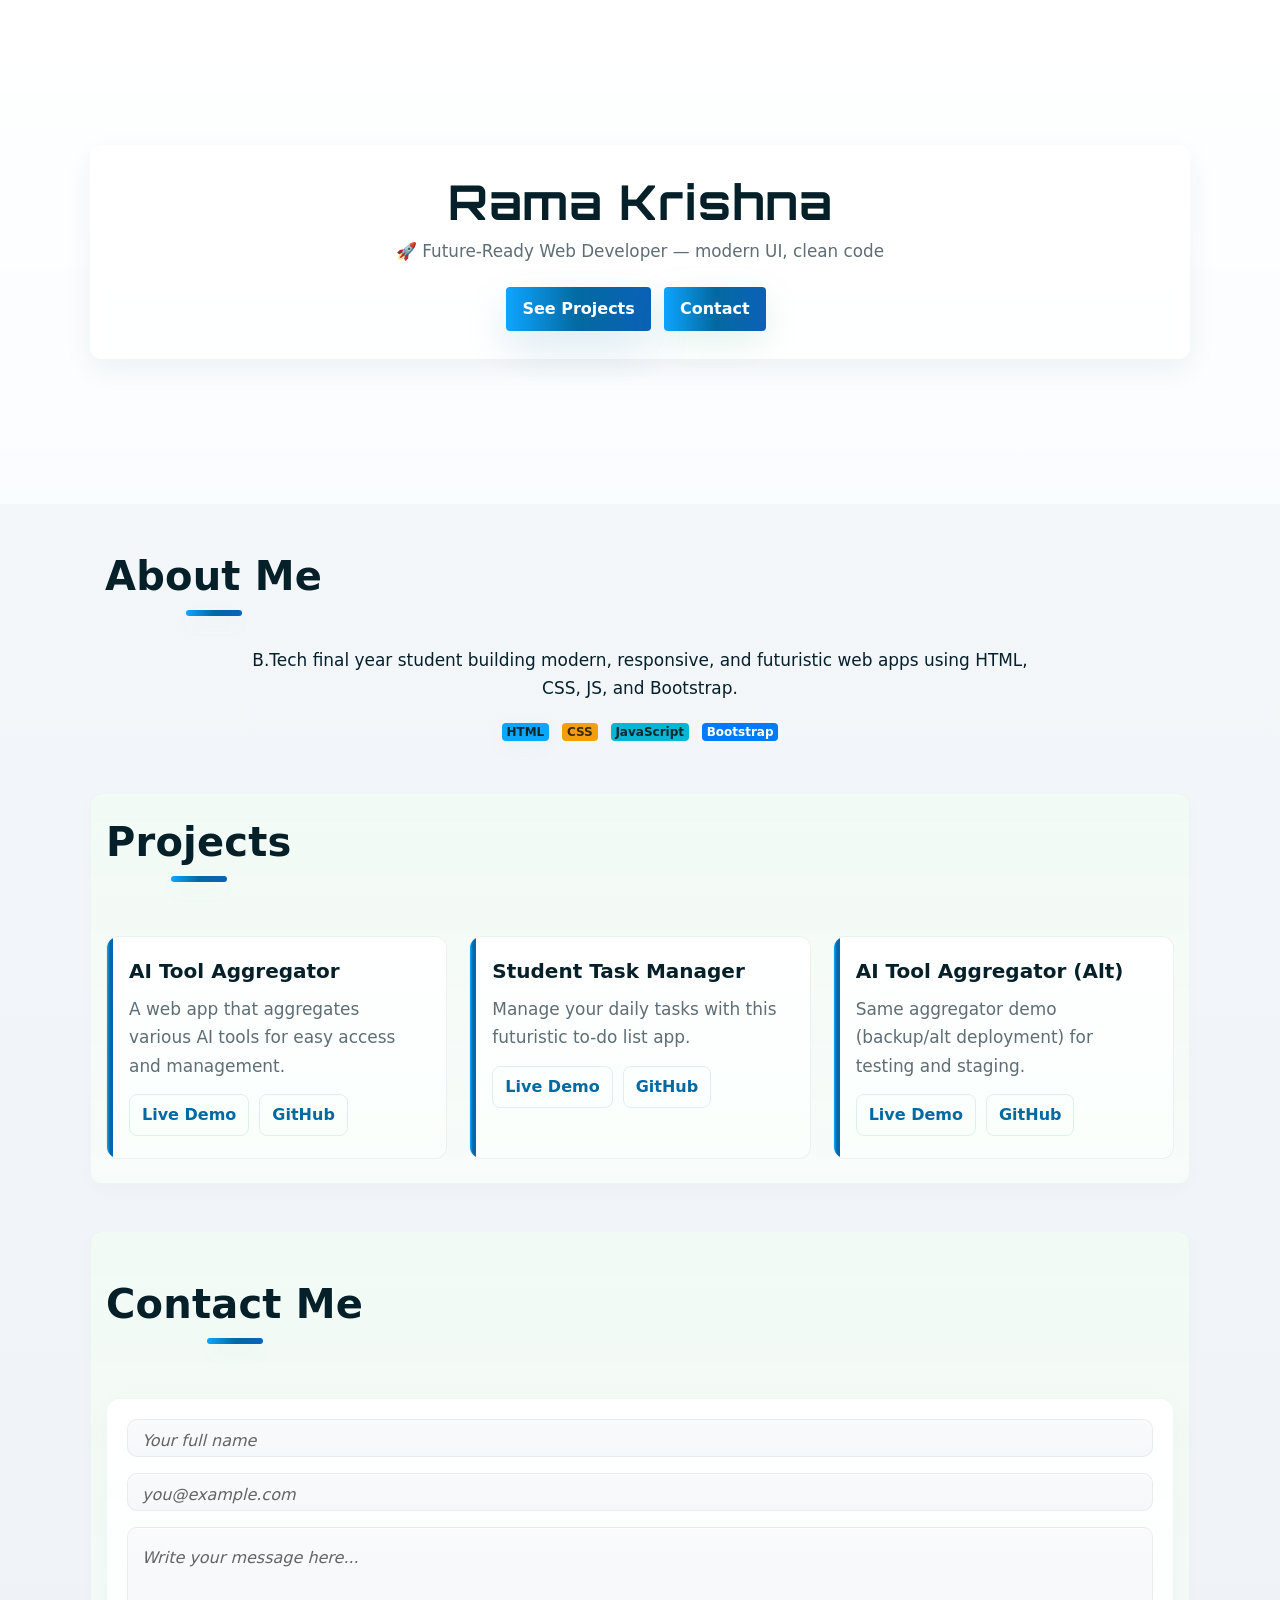
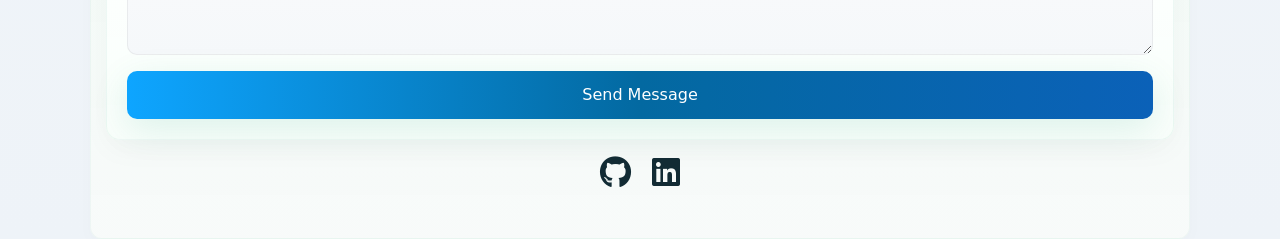
<file: index.html>
<!DOCTYPE html>
<html lang="en">
<head>
  <meta charset="UTF-8" />
  <meta name="viewport" content="width=device-width, initial-scale=1.0"/>
  <title>Rama Krishna | Web Developer</title>
  <link rel="stylesheet" href="https://stackpath.bootstrapcdn.com/bootstrap/4.5.2/css/bootstrap.min.css"/>
  <link rel="stylesheet" href="style.css"/>
  <link rel="stylesheet" href="https://cdnjs.cloudflare.com/ajax/libs/font-awesome/6.0.0-beta3/css/all.min.css"/>
  <link href="https://fonts.googleapis.com/css2?family=Orbitron:wght@400;700&display=swap" rel="stylesheet">
   <link rel="icon" href="image.png">
</head>
<body style="background-color: #0d1117;">
  <!-- Home Section -->
  <header class="text-center text-black futuristic-header" role="banner">
    <div class="overlay">
      <h1 class="display-4">Rama Krishna</h1>
      <p class="lead">🚀 Future-Ready Web Developer — modern UI, clean code</p>
      <div class="hero-ctas mt-4">
        <a href="#projects" class="btn btn-primary-cta mr-2" aria-label="See my projects">See Projects</a>
        <a href="#contact" class="btn btn-primary-cta mr-2" aria-label="Contact me">Contact</a>
      </div>
    </div>
  </header>

  <!-- About Section -->
  <section class="container text-white py-5" id="about">
    <h2 class="text-center futuristic-title">About Me</h2>
    <p class="text-center">B.Tech final year student building modern, responsive, and futuristic web apps using HTML, CSS, JS, and Bootstrap.</p>
    <div class="text-center mt-3">
      <span class="badge badge-info m-1">HTML</span>
      <span class="badge badge-warning m-1">CSS</span>
      <span class="badge badge-success m-1">JavaScript</span>
      <span class="badge badge-primary m-1">Bootstrap</span>
    </div>
  </section>

  <!-- Projects Section -->
  <section class="container text-white py-4 alt-section" id="projects">
    <h2 class="text-center futuristic-title">Projects</h2>
    <div class="projects-grid mt-4">
      <article class="project-card fade-up">
        <div class="card futuristic-card">
          <div class="card-body">
            <h5 class="card-title">AI Tool Aggregator</h5>
            <p class="card-text">A web app that aggregates various AI tools for easy access and management.</p>
            <div class="card-ctas">
              <a href="https://ramakrishna-143.github.io/Ai-Aggregator-Frontend/" class="btn btn-outline-info">Live Demo</a>
              <a href="https://github.com/ramakrishna-143/Ai-Aggregator-Frontend.git" class="btn btn-outline-info">GitHub</a>
            </div>
          </div>
        </div>
      </article>

      <article class="project-card fade-up">
        <div class="card futuristic-card">
          <div class="card-body">
            <h5 class="card-title">Student Task Manager</h5>
            <p class="card-text">Manage your daily tasks with this futuristic to-do list app.</p>
            <div class="card-ctas">
              <a href="https://ramakrishna-143.github.io/Student-task-manager/" class="btn btn-outline-info">Live Demo</a>
              <a href="https://github.com/ramakrishna-143/Student-task-manager.git" class="btn btn-outline-info">GitHub</a>
            </div>
          </div>
        </div>
      </article>

      <article class="project-card fade-up">
        <div class="card futuristic-card">
          <div class="card-body">
            <h5 class="card-title">AI Tool Aggregator (Alt)</h5>
            <p class="card-text">Same aggregator demo (backup/alt deployment) for testing and staging.</p>
            <div class="card-ctas">
              <a href="#" class="btn btn-outline-info">Live Demo</a>
              <a href="#" class="btn btn-outline-info">GitHub</a>
            </div>
          </div>
        </div>
      </article>

    </div>
  </section>
  <br/>
  <br/>
  <!-- Contact Section -->
  <section class="container text-white py-5 alt-section" id="contact">
    <h2 class="text-center futuristic-title">Contact Me</h2>
    <div class="form-card mt-4">
      <form class="" >
        <div class="form-group form-floating">
          <input id="cf-name" name="name" type="text" class="form-control" placeholder="Your full name" required />
          <label for="cf-name" class="floating"></label>
        </div>
        <div class="form-group form-floating">
          <input id="cf-email" name="email" type="email" class="form-control" placeholder="you@example.com" required />
          <label for="cf-email" class="floating"></label>
        </div>
        <div class="form-group form-floating">
          <textarea id="cf-message" name="message" class="form-control" rows="4" placeholder="Write your message here..." required></textarea>
          <label for="cf-message" class="floating"></label>
        </div>
        <button type="submit" class="btn btn-primary-cta btn-block"  id="scrollTopBtn">Send Message</button>
      </form>
    </div>
    <div class="text-center mt-3">
      <a href="https://github.com/ramakrishna-143/"><i class="fab fa-github fa-2x text-white mx-2"></i></a>
      <a href="https://www.linkedin.com/in/rama-krishna-varanasu-b5a072350?utm_source=share&utm_campaign=share_via&utm_content=profile&utm_medium=android_app"><i class="fab fa-linkedin fa-2x text-white mx-2"></i></a>
    </div>
  </section>

  <script src="script.js"></script>
</body>
</html>
</file>
<file: style.css>
:root{
  /* Light theme foundation */
  --bg-1: #f6f8fa; /* page background base */
  --bg-2: linear-gradient(180deg,#f6f8fa 0%, #eef3f8 100%);
  --bg-accent-1: rgba(6,129,205,0.06);
  --bg-accent-2: rgba(3,105,161,0.04);
  --muted: #5f6d75; /* subdued copy color */
  --text: #06202a; /* main text color for light theme */
  --accent-start: #0ea5ff; /* sky blue */
  --accent-mid: #0369a1; /* deep cyan-blue */
  --accent-end: #0b61b8; /* deeper blue */
  --accent-gradient: linear-gradient(90deg,var(--accent-start),var(--accent-mid),var(--accent-end));
  --card-bg: #f8fbfa; /* slightly tinted panels to avoid stark white */
  --glass-border: rgba(15,23,25,0.06);
  --glass-blur: 6px;
  --badge-info: #0ea5ff;
  --badge-warn: #f59e0b;
  --badge-success: #06b6d4;
  --cta-fill: rgba(14,165,255,0.10);
  --max-width: 1100px;
}

/* Typography */
body{
  font-family: Inter, system-ui, -apple-system, 'Segoe UI', Roboto, 'Helvetica Neue', Arial;
  background: var(--bg-2);
  color: var(--text);
  margin:0;
  -webkit-font-smoothing:antialiased;
  -moz-osx-font-smoothing:grayscale;
  position:relative;
  line-height:1.45;
}

.futuristic-header{
  height: 56vh;
  background: linear-gradient(180deg, rgba(255,255,255,0.92), rgba(245,250,255,0.94)), url('https://images.unsplash.com/photo-1549921296-3a6b85e4f1cb?auto=format&fit=crop&w=1350&q=80') center/cover no-repeat;
  display:flex;align-items:center;justify-content:center;position:relative; padding:28px;
  background-attachment:fixed; /* parallax supported on desktop */
}

.futuristic-header .overlay{
  background: rgba(255,255,255,0.78);
  padding: 28px 36px;
  border-radius: 12px;
  box-shadow: 0 10px 30px rgba(11,43,52,0.06), inset 0 1px 0 rgba(255,255,255,0.7);
  backdrop-filter: blur(var(--glass-blur));
  text-align:center; max-width:var(--max-width); width:96%;
}

.futuristic-header h1{font-family: 'Orbitron', sans-serif; font-weight:700; letter-spacing:1px; font-size:48px; margin:0 0 8px 0; color:var(--text)}
.futuristic-header p{color:var(--muted); margin:0 0 12px 0; font-size:1.05rem}

.hero-ctas .btn{padding:10px 16px; font-weight:700}
.hero-ctas .btn:first-child{box-shadow:0 18px 44px rgba(3,105,161,0.14)}

.futuristic-title{font-size:2.1rem; display:inline-block; margin-bottom:20px; color:var(--text); font-weight:700; letter-spacing:0.2px; position:relative; padding-bottom:10px}
.futuristic-title::after{content:''; display:block; height:6px; width:56px; border-radius:6px; margin:10px auto 0; background: linear-gradient(90deg, var(--accent-start), var(--accent-mid), var(--accent-end)); box-shadow:0 8px 20px rgba(5,150,105,0.06)}

@media(min-width:768px){
  .futuristic-title{font-size:2.25rem}
}
@media(min-width:1100px){
  .futuristic-title{font-size:2.5rem}
}

/* Cards */
.futuristic-card{
  background: linear-gradient(180deg, rgba(255,255,255,0.98), rgba(249,255,252,0.98));
  border: 1px solid rgba(11,23,25,0.06);
  border-radius:12px;
  padding:0;
  overflow:hidden;
  transition: transform .32s cubic-bezier(.2,.9,.2,1), box-shadow .32s, border-color .2s;
}
.futuristic-card:hover{transform:translateY(-8px); box-shadow:0 18px 40px rgba(11,43,52,0.06); border-color:rgba(5,150,105,0.12)}

/* Neon pulse variant applied by JS for stronger hover */
.futuristic-card.neon{box-shadow:0 32px 110px rgba(155,89,255,0.14), inset 0 0 30px rgba(110,240,255,0.03); border-color:rgba(110,240,255,0.12)}
.futuristic-card.neon::after{content:''; position:absolute; inset:6px; border-radius:10px; box-shadow:0 0 36px rgba(255,92,168,0.08); pointer-events:none}
.futuristic-card .card-body{padding:22px}
.card-title{font-weight:700; color:var(--text)}
.card-text{color:var(--muted); margin-bottom:14px}

/* Buttons */
.btn-outline-info{color:var(--accent-mid); border-color:rgba(5,150,105,0.12); background:transparent}
.btn-outline-info:hover{background:var(--cta-fill); border-color:var(--accent-mid); box-shadow:0 8px 40px rgba(16,185,129,0.06)}

/* Filled CTA variant for stronger attention */
.btn-primary-cta{background:var(--accent-gradient); color:#ffffff; border:none; box-shadow:0 10px 36px rgba(5,150,105,0.12);}
.btn-primary-cta:hover{filter:brightness(.98); transform:translateY(-2px)}

/* Animated neon outline for CTAs */
.btn-outline-info, .btn-primary-cta{
  position:relative; overflow:visible; transition:transform .18s ease, box-shadow .18s ease;
}
.btn-outline-info::after, .btn-primary-cta::after{
  content:''; position:absolute; inset:-6px; border-radius:12px; pointer-events:none; opacity:0; transform:scale(0.98);
  background: linear-gradient(90deg, rgba(155,89,255,0.22), rgba(110,240,255,0.18), rgba(255,92,168,0.16));
  filter: blur(12px);
  transition:opacity .22s ease, transform .22s ease;
}
.btn-outline-info:hover::after, .btn-primary-cta:hover::after,
.btn-outline-info:focus::after, .btn-primary-cta:focus::after{
  opacity:1; transform:scale(1);
}

/* Strong visible focus for keyboard users */
.user-is-tabbing .btn-outline-info:focus, .user-is-tabbing .btn-primary-cta:focus{
  box-shadow:0 8px 36px rgba(155,89,255,0.12), 0 2px 8px rgba(110,240,255,0.06);
  outline:none;
}

/* Small pulse animation for primary CTAs */
.btn-primary-cta.pulse{animation:ctaPulse 2.8s infinite ease-in-out}
@keyframes ctaPulse{0%{transform:translateY(0) scale(1)}50%{transform:translateY(-2px) scale(1.01)}100%{transform:translateY(0) scale(1)}}

/* Layout tweaks */
section{padding-top:48px; padding-bottom:48px}
.section-sep{border-top:1px solid rgba(11,23,25,0.03); margin-top:24px; padding-top:28px}

/* Text blocks: wider measure for readability */
section p{font-size:1.06rem; line-height:1.68; max-width:72ch; margin-left:auto; margin-right:auto; color:var(--text)}

/* Alternating section background: soft tint to avoid stark white panels */
.alt-section{background: linear-gradient(180deg, rgba(241,250,245,0.95), rgba(248,251,249,0.92)); padding-top:28px; padding-bottom:28px; border-radius:12px; border:1px solid rgba(6,128,106,0.04); box-shadow:0 6px 18px rgba(11,23,25,0.02)}

/* Floating label pattern */
.form-group.form-floating{position:relative}
.form-group.form-floating .form-control{padding:18px 14px 12px}
.form-group.form-floating label.floating{position:absolute; left:14px; top:50%; transform:translateY(-50%); transition:all .16s ease; pointer-events:none; color:var(--muted); background:transparent; padding:0 6px}
.form-group.form-floating .form-control:focus + label.floating,
.form-group.form-floating .form-control:not(:placeholder-shown) + label.floating{
  top:8px; transform:none; font-size:0.78rem; color:var(--accent-mid); background:var(--card-bg);
}
.container{max-width:1100px}

/* Project grid: show 2 per row on md+ */
@media(min-width:768px){
  .col-md-6{width:48%; display:inline-block; vertical-align:top; margin-right:2%}
  .col-md-6:nth-child(2n){margin-right:0}
}

/* Projects grid styles */
.projects-grid{display:grid; grid-template-columns:1fr; gap:18px; margin-top:12px}
@media(min-width:768px){.projects-grid{grid-template-columns:repeat(2,1fr); gap:20px}}
@media(min-width:1100px){.projects-grid{grid-template-columns:repeat(3,1fr); gap:22px}}

.project-card{display:block}
.project-card .card{height:100%; display:flex; flex-direction:column; transition:transform .26s ease, box-shadow .26s ease}
.project-card:hover .card{transform:translateY(-8px); box-shadow:0 26px 76px rgba(98,12,140,0.10)}
.card-ctas{margin-top:auto; display:flex; gap:10px}
.card-ctas .btn{padding:8px 12px; font-weight:600; border-radius:8px}

/* small icon style for header/socials */
.fab{opacity:0.95; color:var(--text)}

/* focus visible for keyboard users */
.user-is-tabbing .btn:focus{outline:3px solid rgba(24,165,88,0.22); outline-offset:3px}

/* small utilities: adapt text helper to current theme (light background) */
.text-white{color:var(--text) !important}

/* Outline light modifier (used in header) - ensure contrast on light overlay */
.btn-outline-light{color:var(--text); border-color:rgba(11,23,25,0.06); background:transparent}
.btn-outline-light:hover{background:rgba(16,185,129,0.06); border-color:var(--accent-mid)}

/* screen-reader only helper */
.sr-only{position:absolute!important; width:1px; height:1px; padding:0; margin:-1px; overflow:hidden; clip:rect(0,0,0,0); white-space:nowrap; border:0}

/* subtle entrance */
.fade-up{opacity:0; transform:translateY(10px); transition:opacity .6s ease, transform .6s ease}
.fade-up.is-visible{opacity:1; transform:none}

/* Footer/contact spacing */
form .form-control{background:linear-gradient(180deg, rgba(250,250,252,1), rgba(245,248,250,1)); border:1px solid rgba(11,23,25,0.06); color:var(--text); padding:12px 14px; border-radius:10px; box-shadow:inset 0 1px 0 rgba(255,255,255,0.6)}

/* Contact form card (wrap the form with .form-card in HTML) */
#contact .form-card{background: linear-gradient(180deg, rgba(255,255,255,0.98), rgba(250,255,252,0.96)); border:1px solid rgba(6,128,106,0.06); padding:20px; border-radius:14px; box-shadow:0 10px 30px rgba(11,23,25,0.03)}

/* Placeholder visibility for inputs and textarea */
.form-control::placeholder{color:rgba(234,246,239,0.82); opacity:1; font-style:italic; transition:color .18s ease, opacity .18s ease}
.form-control:-ms-input-placeholder{color:rgba(234,246,239,0.82)}
.form-control::-ms-input-placeholder{color:rgba(234,246,239,0.82)}
.form-control::-webkit-input-placeholder{color:rgba(234,246,239,0.82)}
.form-control:-moz-placeholder{color:rgba(234,246,239,0.82); opacity:1}
.form-control::-moz-placeholder{color:rgba(234,246,239,0.82); opacity:1}

/* Match textarea placeholder and comfortable padding */
textarea.form-control{min-height:120px; resize:vertical}
textarea.form-control::placeholder{color:rgba(234,246,239,0.6); opacity:1}
textarea.form-control::placeholder{color:rgba(234,246,239,0.82); font-style:italic; transition:color .18s ease, opacity .18s ease}

/* Fade placeholder slightly on focus to emphasize typed text */
.form-control:focus::placeholder{color:rgba(234,246,239,0.46)}
.form-control:focus::-webkit-input-placeholder{color:rgba(234,246,239,0.46)}
.form-control:focus:-ms-input-placeholder{color:rgba(234,246,239,0.46)}
.form-control:focus::-ms-input-placeholder{color:rgba(234,246,239,0.46)}
.form-control:focus:-moz-placeholder{color:rgba(234,246,239,0.46)}
.form-control:focus::-moz-placeholder{color:rgba(234,246,239,0.46)}

/* Card accent bar */
.futuristic-card::before{content:''; position:absolute; left:0; top:0; bottom:0; width:6px; background:var(--accent-gradient); border-top-left-radius:12px; border-bottom-left-radius:12px}

/* Badges */
.badge-info{background:var(--badge-info); color:#062929}
.badge-warning{background:var(--badge-warn); color:#3a2a02}
.badge-success{background:var(--badge-success); color:#062929}

/* Social icons hover */
.fab{transition:transform .18s ease, filter .18s ease}
.fab:hover{transform:translateY(-4px); filter:drop-shadow(0 8px 24px rgba(0,0,0,0.45))}

/* Animated radial glow behind content for subtle depth */
body::after{
  content:'';
  position:fixed; inset:0; z-index:-1; pointer-events:none;
  background: radial-gradient(900px 600px at 12% 18%, rgba(16,185,129,0.06), transparent 14%), radial-gradient(800px 480px at 84% 76%, rgba(5,150,105,0.04), transparent 18%);
  mix-blend-mode:screen; opacity:0.9; transition:opacity .35s ease;
  animation: glowShift 14s ease-in-out infinite;
}

/* Subtle animated noise overlay for texture */
body::before{
  content:''; position:fixed; inset:0; z-index:-1; pointer-events:none;
  background-image: url('data:image/svg+xml;utf8,<svg xmlns="http://www.w3.org/2000/svg" width="200" height="200" viewBox="0 0 200 200"><filter id="n"><feTurbulence baseFrequency="0.18" numOctaves="2" stitchTiles="stitch"/><feColorMatrix type="saturate" values="0.05"/></filter><rect width="100%" height="100%" filter="url(%23n)" opacity="0.02"/></svg>');
  mix-blend-mode:overlay; opacity:0.18; animation:noiseShift 30s linear infinite;
}

@keyframes noiseShift{from{transform:translateY(0)} to{transform:translateY(-30px)}}

@keyframes glowShift{
  0%{transform:translateY(0) scale(1)}
  50%{transform:translateY(-12px) scale(1.02);}
  100%{transform:translateY(0) scale(1)}
}

/* Improved focus for form controls */
.form-control:focus{box-shadow:0 8px 28px rgba(24,165,88,0.08); border-color:rgba(24,165,88,0.28); outline:none}

/* Stronger primary submit style (overrides for .btn-primary-cta when used as submit) */
.btn-primary-cta.btn-block{display:inline-block; padding:12px 16px; border-radius:10px}
.btn-primary-cta.btn-block:hover{transform:translateY(-2px); box-shadow:0 22px 64px rgba(16,185,129,0.18)}

/* Brighten badges and project card shadows */
.badge-info{box-shadow:0 6px 18px rgba(14,165,164,0.06)}
.project-card:hover .card{box-shadow:0 32px 86px rgba(11,23,25,0.07)}

/* Respect users who prefer reduced motion */
@media (prefers-reduced-motion: reduce){
  *{animation-duration:0.001s !important; animation-iteration-count:1 !important; transition-duration:0.001s !important}
}

/* Dark theme overrides removed in revert */

.form-control:focus::placeholder {
  color: rgba(0, 0, 0, 0.35);
}
/* Inputs and Textareas — dark placeholder color */
.form-control::placeholder,
textarea.form-control::placeholder {
  color: rgba(0, 0, 0, 0.6); /* Dark gray, clearly visible */
  opacity: 1;
  font-style: italic; /* Optional — gives a soft style */
}

/* Browser compatibility */
.form-control:-ms-input-placeholder,
textarea.form-control:-ms-input-placeholder {
  color: rgba(0, 0, 0, 0.6);
}

.form-control::-ms-input-placeholder,
textarea.form-control::-ms-input-placeholder {
  color: rgba(0, 0, 0, 0.6);
}

.form-control::-webkit-input-placeholder,
textarea.form-control::-webkit-input-placeholder {
  color: rgba(0, 0, 0, 0.6);
}

.form-control:-moz-placeholder,
textarea.form-control:-moz-placeholder {
  color: rgba(0, 0, 0, 0.6);
  opacity: 1;
}

.form-control::-moz-placeholder,
textarea.form-control::-moz-placeholder {
  color: rgba(0, 0, 0, 0.6);
  opacity: 1;
}

/* On focus — slightly fade placeholder for a clean look */
.form-control:focus::placeholder,
textarea.form-control:focus::placeholder {
  color: rgba(0, 0, 0, 0.35);
}
</file>
